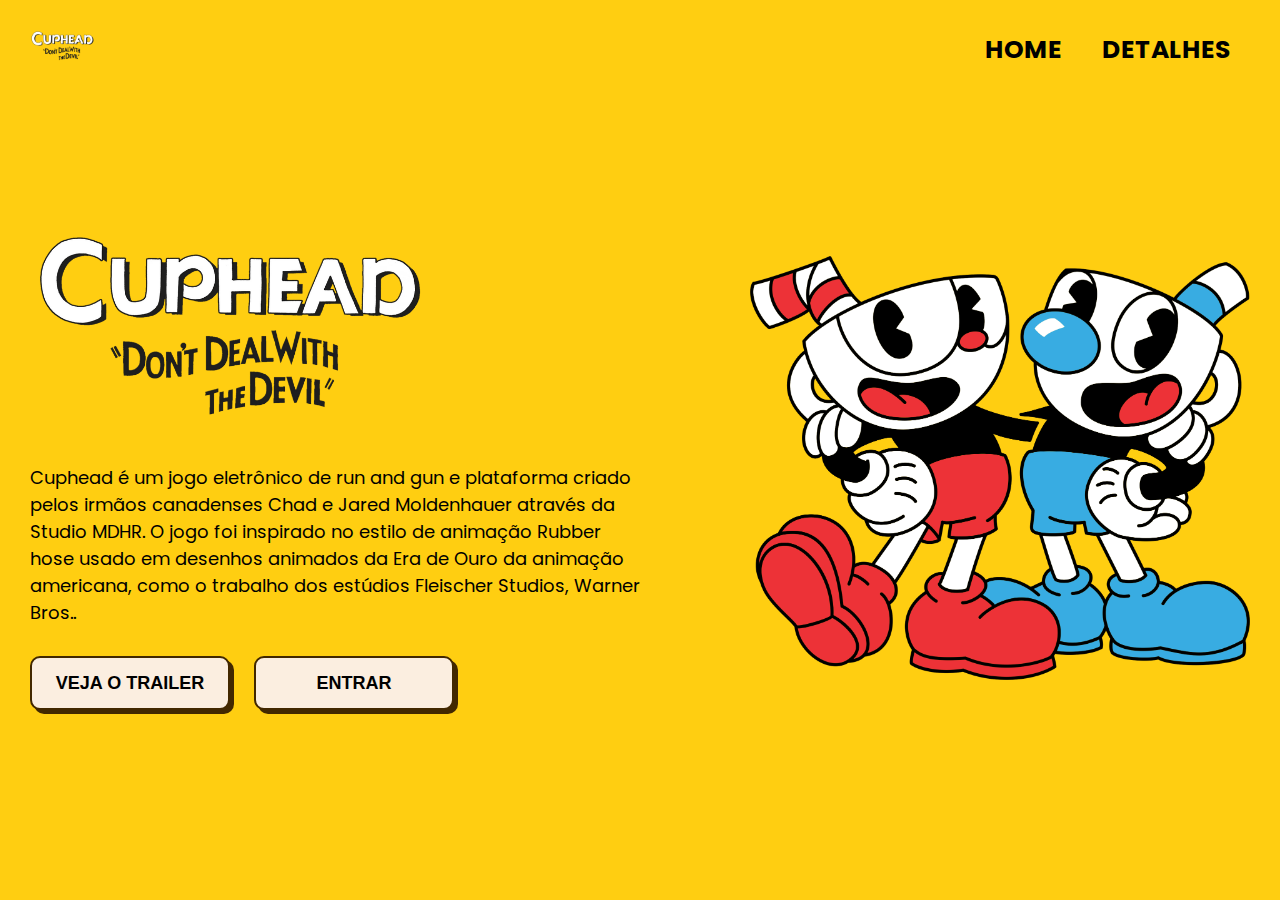
<file: index.html>
<!DOCTYPE html>
<html lang="pt-BR">
	<head>
		<meta charset="UTF-8" />
		<meta http-equiv="X-UA-Compatible" content="IE=edge" />
		<meta name="viewport" content="width=device-width, initial-scale=1.0" />

		<link rel="shortcut icon" href="https://www.google.com/s2/favicons?domain=www.cupheadgame.com" type="image/x-icon">

		<link rel="preconnect" href="https://fonts.googleapis.com"/>
		<link rel="preconnect" href="https://fonts.gstatic.com" crossorigin />
		<link href="https://fonts.googleapis.com/css2?family=Poppins:wght@100;300;500&display=swap" rel="stylesheet" />

		<link rel="stylesheet" href="style.css">
		<link rel="stylesheet" href="reset.css">
		<link rel="stylesheet" href="responsivo.css">

		<title>cuphead - start</title>

	</head>
	
	<body>


		<header class="cabecalho">
			<a href="index.html">
				<img class="logo" src="imgs/logo.png" />
			</a>
			<nav>
				<ul class="menu">
					<li><a href="#">Home</a></li>
					<li><a href="#">Detalhes</a></li>
				</ul>
			</nav>
		</header>
		<main class="container">
			<div class="informacoes">
				<img class="imagem-titulo" src="imgs/logo.png" alt="imagem do título do filme" />
				<p class="descricao">Cuphead é um jogo eletrônico de run and gun e plataforma criado pelos irmãos canadenses Chad e Jared Moldenhauer através da Studio MDHR. O jogo foi inspirado no estilo de animação Rubber hose usado em desenhos animados da Era de Ouro da animação americana, como o trabalho dos estúdios Fleischer Studios, Warner Bros..</p>
             
				<button class="botao-trailer">Veja o trailer</button>
                 
				<a href="paginabotaoentrar/page.html">
					<button  class="botao-entrar">ENTRAR</button>
				</a>
                
            
			</div>
			<img class="heads" src="imgs/Figura-Cuphead-PNG.png"/>

			<div class="modal">
				<div class="conteudo-modal">
					<span class="fechar-modal">X</span>
					<iframe id="video" width="560" height="315" src="https://www.youtube.com/embed/NN-9SQXoi50" title="Trailer oficial" frameborder="1" allow="accelerometer; autoplay; clipboard-write; encrypted-media; gyroscope; picture-in-picture" allowfullscreen></iframe>

				</div>
			</div>
		</main>

		<script src="index.js"></script>
	</body>
</html>
</file>
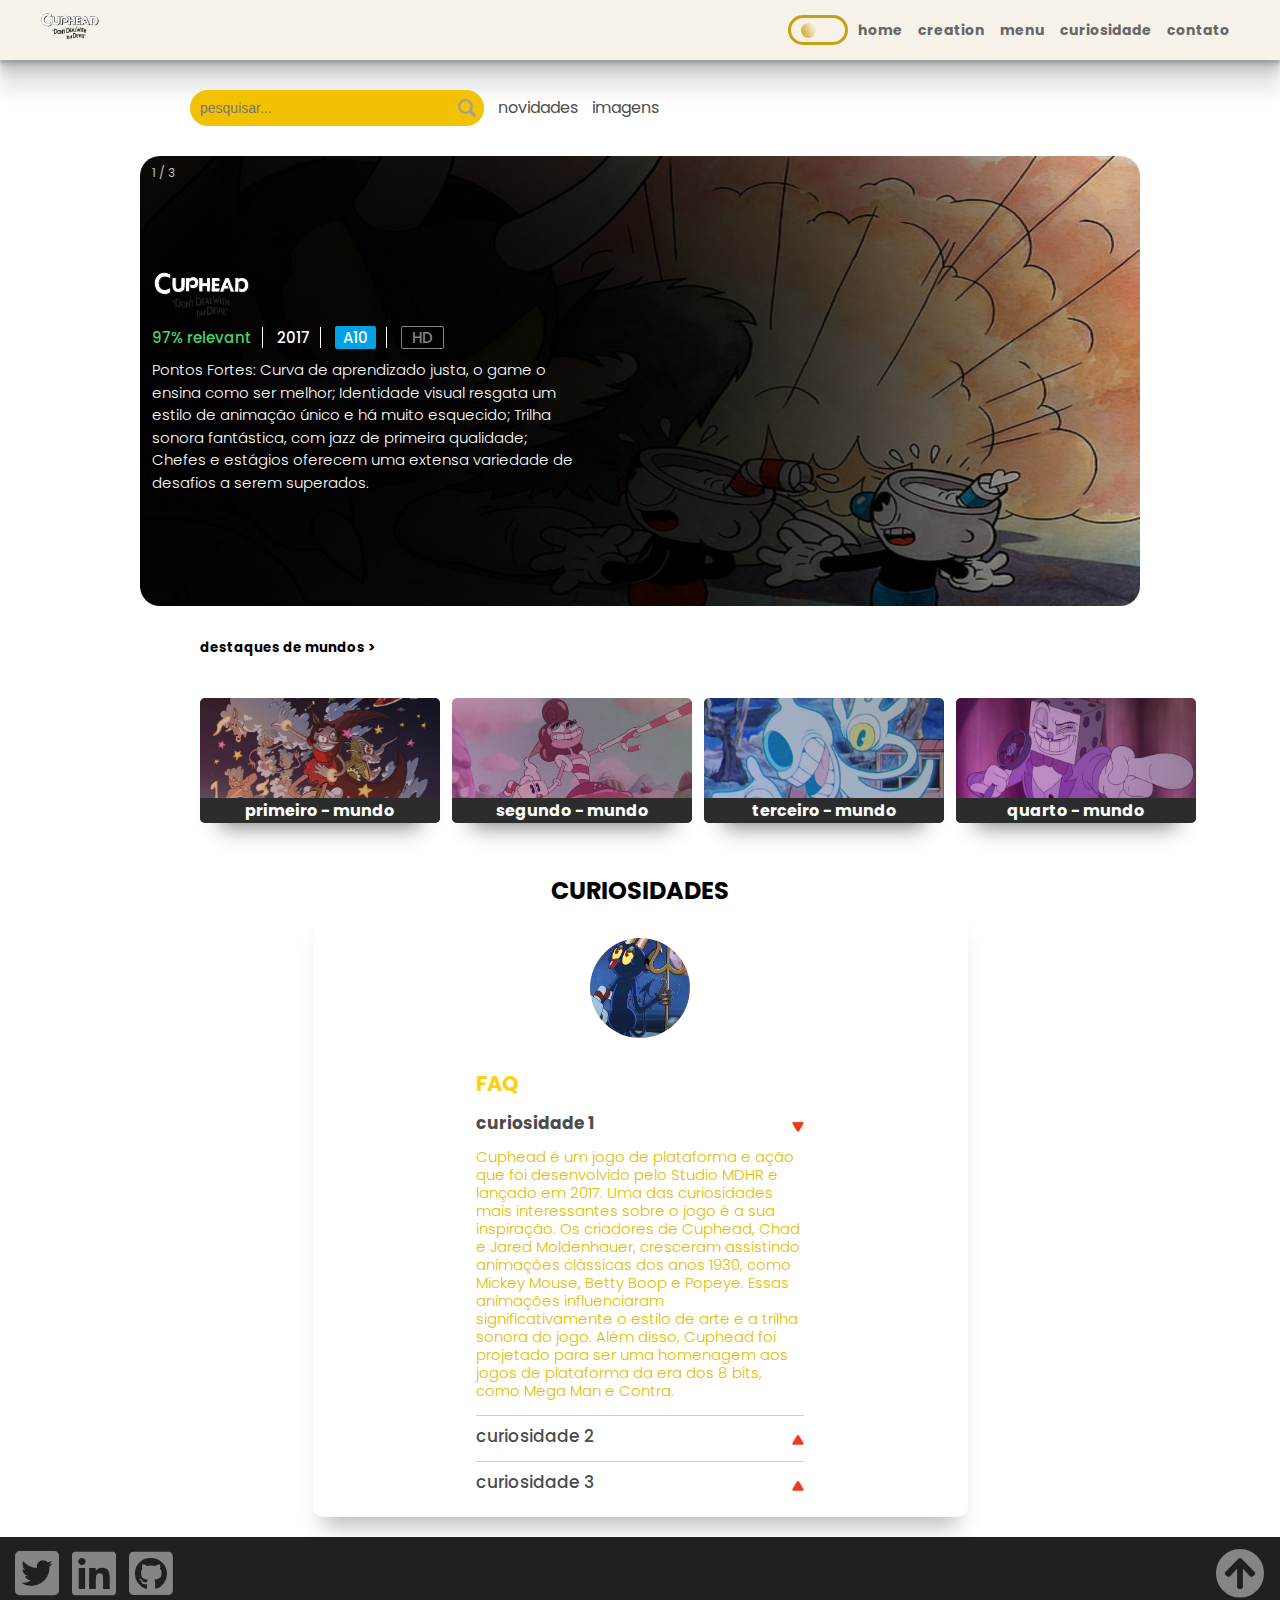
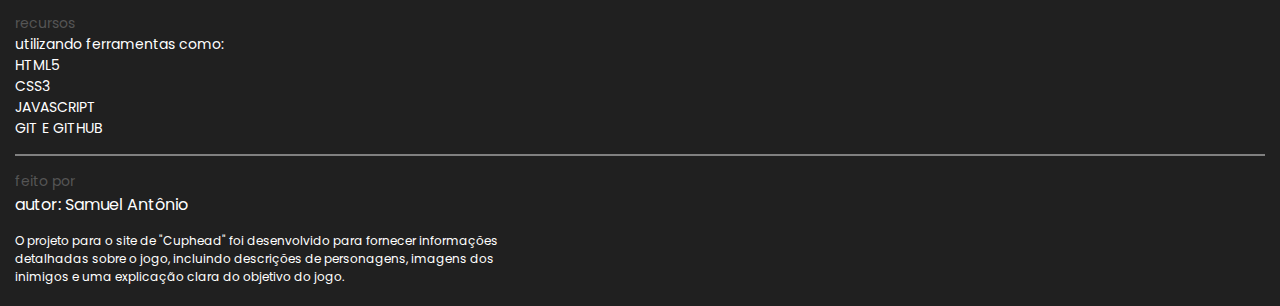
<file: paginabotaoentrar/page.html>
<!DOCTYPE html>
<html lang="en">
<head>
    <meta charset="UTF-8">
    <meta http-equiv="X-UA-Compatible" content="IE=edge">
    <meta name="viewport" content="width=device-width, initial-scale=1.0">
    <link rel="preconnect" href="https://fonts.googleapis.com" />
	<link rel="preconnect" href="https://fonts.gstatic.com" crossorigin />
	<link href="https://fonts.googleapis.com/css2?family=Poppins:wght@100;300;500&display=swap" rel="stylesheet" />

    <link rel="shortcut icon" href="https://www.google.com/s2/favicons?domain=www.cupheadgame.com" type="image/x-icon">

    <link rel="stylesheet" href="page.css">
    <link rel="stylesheet" href="header.css">
    <link rel="stylesheet" href="../reset.css">
    <link rel="stylesheet" href="pageresponsivo.css">
    

    <link rel="shortcut icon" href="../imgs/logo.png" type="image/x-icon">

    <title>cuphead | home</title>
</head>
<body>

    <header class="header" id="header">

        <div class="container">
        
            <a href="../index.html" title="cuphead">
            <img src="../imgs/logo.png" alt="logo" width="60px">

        </a>

        <nav>
  
            <input type="checkbox" id="menu-hamburguer">

            <label for="menu-hamburguer">

                <div class="menu">

                    <span class="hamburguer">

                    </span>

                </div>

            </label>

            <ul>
                
                <li><input class="trocarCor" type="checkbox" id="check">

                    <label class="check" for="check"></label></li>

                <li><a href="../index.html">home</a></li>
                <li><a href="#creation">creation</a></li>
                <li><a href="#main">menu</a></li>
                <li><a href="#curiosidade">curiosidade</a></li>
                <li><a href="#contact">contato</a></li>
                

            </ul>

        </nav>

    </div>

    </header>

  

    <main id="creation">

        <div class="adicionais">

            <div class="adicionais-organizado">
               
                <input type="search" placeholder="pesquisar..." title="Search" />
           
                <a href="#">novidades</a>
                <a href="#">imagens</a>
            </div>
        </div>
        
        <div class="slideshow-container">

            <div class="mySlides fade">
              <div class="numbertext">1 / 3</div>
              <img id="myImg" src="../imgs/imagem-total-1.jpg" style="width:100%" width="200px">
              <div class="text">
                <img src="../imgs/logo.png" class="movieTitle">
    
                <div class="centralizando">
    
                <h4>
    
                    <span>97% relevant</span>
                    <span>2017</span>
                    <span><i>A10</i></span>
                    <span>HD</span>
    
                </h4>
    
                <p>
                    Pontos Fortes: Curva de aprendizado justa, o game o ensina como ser melhor;
                    Identidade visual resgata um estilo de animação único e há muito esquecido;
                    Trilha sonora fantástica, com jazz de primeira qualidade;
                    Chefes e estágios oferecem uma extensa variedade de desafios a serem superados.
                </p>
            </div>
            </div>
            </div>
          
          
            <div class="mySlides fade">
              <div class="numbertext">2 / 3</div>
              <img id="myImg" src="../imgs/imagem-total-2.jpg"  style="width:100%" width="200px">
              <div class="text">
                <img src="../imgs/logo.png" class="movieTitle">
    
                <div class="centralizando">
    
                <h4>
    
                    <span>97% relevant</span>
                    <span>2017</span>
                    <span><i>A10</i></span>
                    <span>HD</span>
    
                </h4>
    
    
                <p>
                    Jogue como Cuphead ou Mugman (no modo single player ou co-op local) enquanto atravessa mundos estranhos, adquire novas armas, aprende super movimentos poderosos e descobre segredos ocultos enquanto tenta pagar sua dívida com o diabo!
                </p>
               </div>
              </div>
            </div>
          
            <div class="mySlides fade">
              <div class="numbertext">3 / 3</div>
              <img id="myImg" src="../imgs/imagem-total-3.jpg"  style="width:100%" width="200px">
              <div class="text">
                <img src="../imgs/logo.png" class="movieTitle">
    
                <div class="centralizando">
    
                <h4>
    
                    <span>97% relevant</span>
                    <span>2017</span>
                    <span><i>A10</i></span>
                    <span>HD</span>
    
                </h4>
    
                <p>
                    Cuphead é um clássico jogo de corrida e ação fortemente focado em batalhas contra chefes. Inspirado nos desenhos animados da década de 1930, o visual e o áudio são minuciosamente criados com as mesmas técnicas da época, ou seja, animação tradicional desenhada à mão, planos de fundo em aquarela e gravações originais de jazz.
                </p>
               </div>
              </div>
            </div>
          
        </div>

          <br>

          <div class="destaques">
            <h5>destaques de mundos ></h5>

        </div>

          <br>
 
        <div class="content" id="main">
        
        <a href="../primeiromundo/primeiromundo.html">

            <div class="card-1">

                <img class="card-img" src="../imgs/hilda.png" alt="mundo-1"> 

                <p>primeiro - mundo</p>
                </div>

        </a>      
         
        <a href="../segundomundo/segundomundo.html">
                 <div class="card-2">
                    <img class="card-img" src="../imgs/baronesa.webp" alt="mundo-2"> <p>segundo - mundo</p>
                    </div> 
                </a>

                <a href="../terceiromundo/terceiromundo.html">
                     <div class="card-3">
                        <img class="card-img" src="../imgs/fantasma.jpg" alt="mundo-3"> <p>terceiro - mundo</p>
                        </div> 
                    </a>

                    <a href="../quartomundo/quartomundo.html">

                         <div class="card-4">
                            <img class="card-img" src="../imgs/dado.jpg" alt="mundo-4"> <p> quarto - mundo</p>
                            </div>

                        </a>

        </div>

    </main>

    <h2 class="curiosidades">CURIOSIDADES</h2>

    <aside id="curiosidade">
    
        <section class="card">
          
        <div class="conteudo-card">

          <div class="img-icon">

            <img src="../imgs/devil-icon.jpg" alt="devil icon" width="100px">

          </div>

            <h1>FAQ</h1>

            <ul class="items">

                <li class="item ativo">

                    <h2 class="pergunta">

                       curiosidade 1

                    </h2>

                    <p class="resposta">

                        Cuphead é um jogo de plataforma e ação que foi desenvolvido pelo Studio MDHR e lançado em 2017. Uma das curiosidades mais interessantes sobre o jogo é a sua inspiração. Os criadores de Cuphead, Chad e Jared Moldenhauer, cresceram assistindo animações clássicas dos anos 1930, como Mickey Mouse, Betty Boop e Popeye. Essas animações influenciaram significativamente o estilo de arte e a trilha sonora do jogo. Além disso, Cuphead foi projetado para ser uma homenagem aos jogos de plataforma da era dos 8 bits, como Mega Man e Contra.

                    </p>

                </li>

                <li class="item">

                    <h2 class="pergunta">

                        curiosidade 2

                    </h2>

                    <p class="resposta">

                        Cuphead é conhecido por sua dificuldade elevada e desafiadora. Muitos jogadores lutam para passar dos primeiros níveis do jogo, e isso se deve em grande parte à sua jogabilidade única. Em vez de seguir o padrão de jogos modernos, Cuphead é um jogo de "chefão final", onde os jogadores enfrentam um chefe após o outro, em vez de percorrer fases. Além disso, a jogabilidade requer que os jogadores aprendam os padrões de ataque dos chefes e os evitem enquanto atiram neles. Isso faz com que o jogo seja uma experiência intensa e extremamente desafiadora.

                    </p>

                </li>

                <li class="item">

                    <h2 class="pergunta">

                        curiosidade 3

                    </h2>

                    <p class="resposta">

                        Os criadores de Cuphead incluíram vários Easter Eggs no jogo, que podem ser descobertos pelos jogadores que prestam atenção aos detalhes. Por exemplo, em um nível, há um personagem que se parece com Waldo, da série de livros "Onde está Wally?". Em outro nível, há um personagem que se parece com Mickey Mouse, mas com uma cor diferente. Além disso, há várias referências a outros jogos clássicos, como Sonic the Hedgehog e Super Mario Bros. Encontrar esses Easter Eggs pode ser uma tarefa difícil, mas acrescenta uma camada divertida à jogabilidade.

                    </p>

                </li>

            </ul>

        </div>

    </section>

</aside>

    <footer id="contact">

        <div class="linksEpush">

        <div class="redes">

            <a href="https://twitter.com/lopppes_end?s=09" target="_blank">

                <i class="fab fa-twitter-square"></i>
            </a>

            <a href="https://www.linkedin.com/in/samuel-ara%C3%BAjo-733a54241/" target="_blank">
                
                <i class="fab fa-linkedin"></i>
            </a>
            
            <a href="https://github.com/lopppes" target="_blank">
                
                <i class="fab fa-github-square"></i>
            </a>
   
        </div>

            <div class="subir">

                <a href="#header">
                    <i class="fas fa-arrow-circle-up"></i>
                </a>

            </div>
        
        </div>

        <div class="recursos">

            <p>recursos</p>
            <p>utilizando ferramentas como: </p>
            <li>HTML5</li>
            <li>CSS3</li>
            <li>JAVASCRIPT</li>
            <li>GIT E GITHUB</li>

        </div>

        <div class="feitopor">

            <p>feito por</p>
            <a href="https://www.linkedin.com/in/samuel-ara%C3%BAjo-733a54241/">autor: Samuel Antônio</a>

        </div>

        <div class="sobre">

            <p>
                O projeto para o site de "Cuphead" foi desenvolvido para fornecer informações detalhadas sobre o jogo, incluindo descrições de personagens, imagens dos inimigos e uma explicação clara do objetivo do jogo.
            </p>
        </div>

    </footer>

    <link rel="stylesheet" href="https://cdnjs.cloudflare.com/ajax/libs/font-awesome/5.15.4/css/all.min.css" integrity="sha512-1ycn6IcaQQ40/MKBW2W4Rhis/DbILU74C1vSrLJxCq57o941Ym01SwNsOMqvEBFlcgUa6xLiPY/NS5R+E6ztJQ==" crossorigin="anonymous" referrerpolicy="no-referrer"/>

    <script src="page.js"></script>
</body>
</html>
</file>
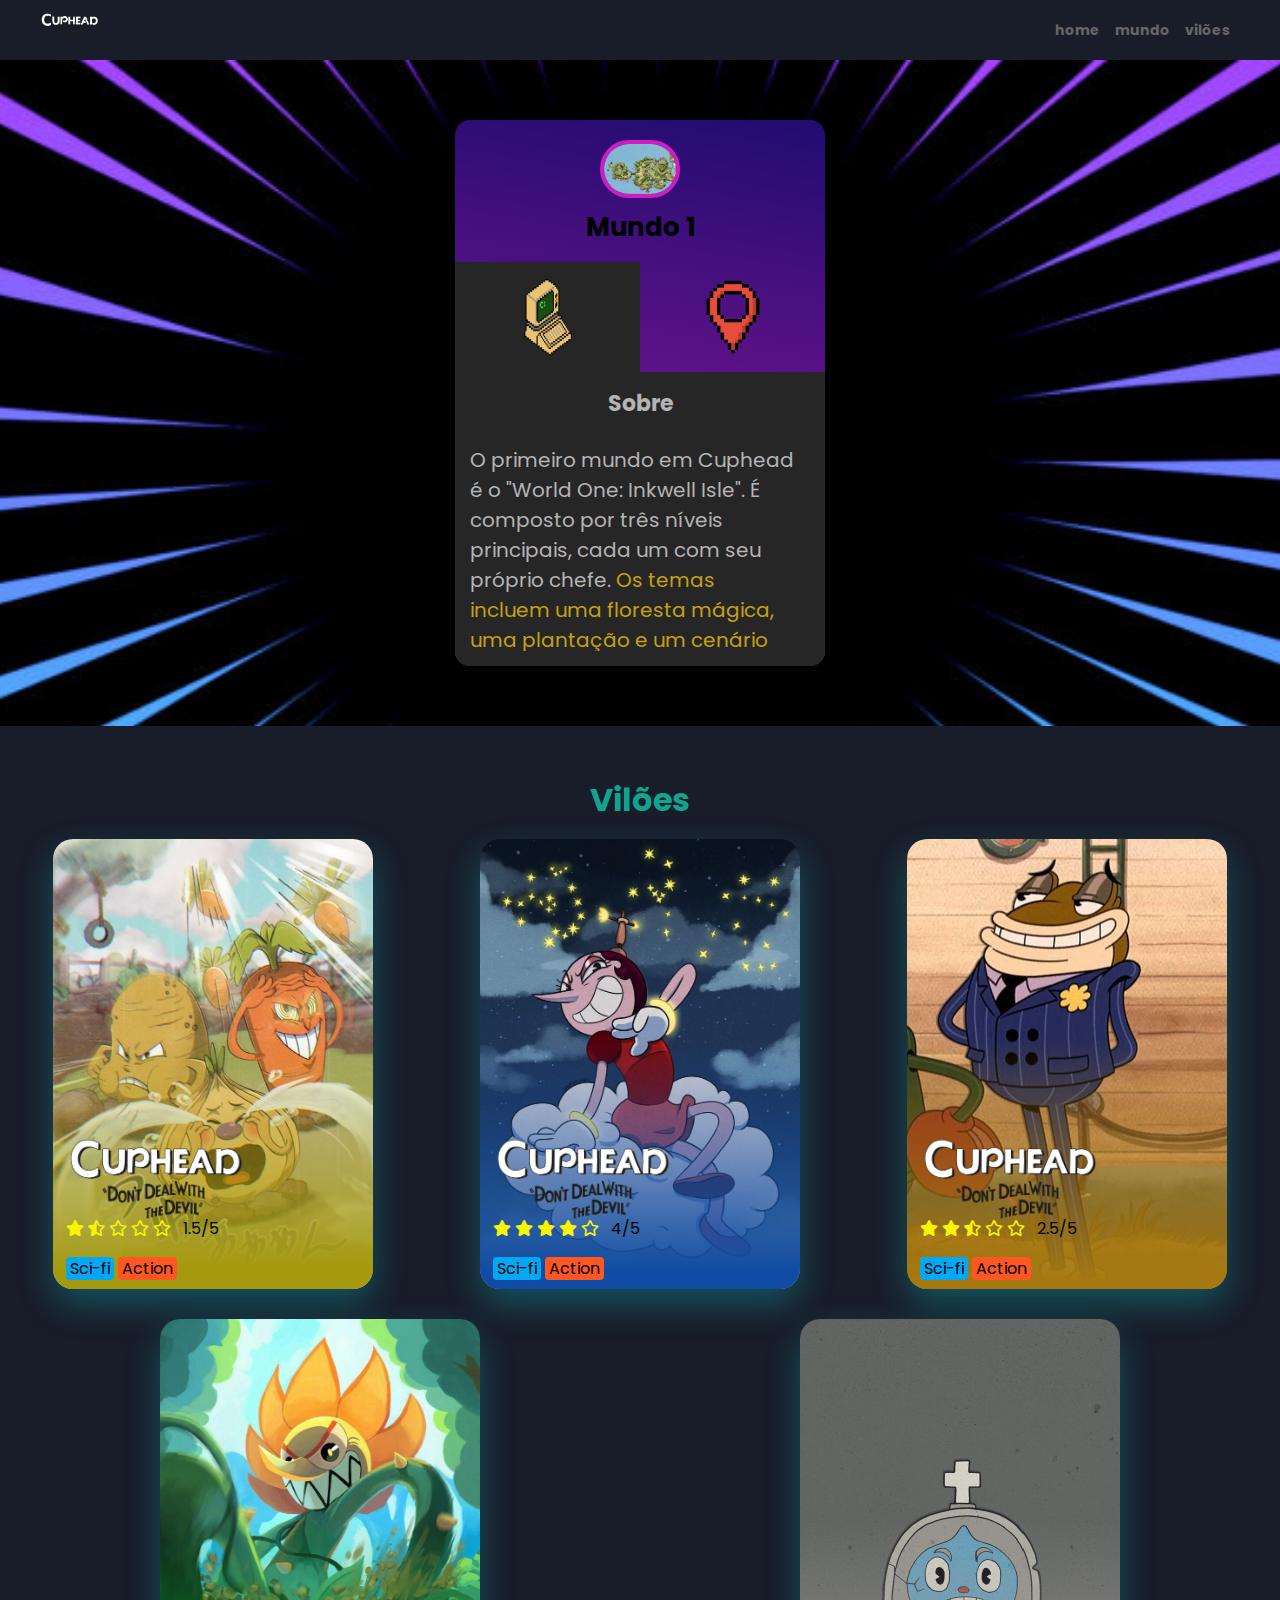
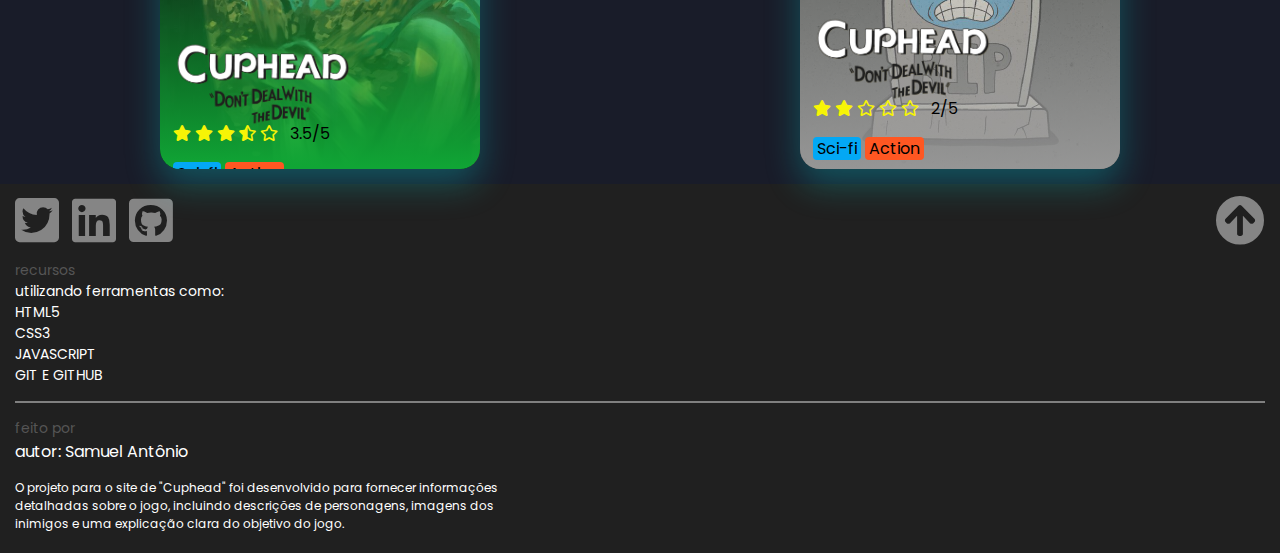
<file: primeiromundo/primeiromundo.html>
<!DOCTYPE html>
<html lang="en">
<head>
    <meta charset="UTF-8">
    <meta http-equiv="X-UA-Compatible" content="IE=edge">
    <meta name="viewport" content="width=device-width, initial-scale=1.0">
    <link rel="preconnect" href="https://fonts.googleapis.com" />
	<link rel="preconnect" href="https://fonts.gstatic.com" crossorigin />
	<link href="https://fonts.googleapis.com/css2?family=Poppins:wght@100;300;500&display=swap" rel="stylesheet" />

    <link rel="shortcut icon" href="https://www.google.com/s2/favicons?domain=www.cupheadgame.com" type="image/x-icon">

    <link rel="stylesheet" href="../reset.css">
    <link rel="stylesheet" href="./primeiromundo.css">
    <link rel="stylesheet" href="./primeiromundoresponsivo.css">


    <title>cuphead | mundo 1</title>
</head>
<body>
    
    <header class="header" id="top">

        <div class="container">
        
            <a href="../index.html" title="cuphead">
            <img src="../imgs/logo.png" alt="logo" width="60px">

        </a>

        <nav>
  
            <input type="checkbox" id="menu-hamburguer">

            <label for="menu-hamburguer">

                <div class="menu">

                    <span class="hamburguer">

                    </span>

                </div>

            </label>

            <ul>
                
                <li><a href="../index.html">home</a></li>
                <li><a href="#world">mundo</a></li>
                <li><a href="#villains">vilões</a></li>

            </ul>

        </nav>

    </div>

</header>

    <div id="world" class="secao-mundo">

<section class="cartao">

        <div class="minhas-informacoes">

            <img src="../imgs/mapa-mundo-1.jpg" alt="" width="80px">
  
          <h1 class="nome">Mundo 1</h1>
  
        </div>
  
        <div class="conteudo">
  
          <ul class="abas">
  
            <li class="aba selecionado" id="sobre-mim">
  
              <img src="../imgs/computador.png " alt="computador">
  
            </li>
  
            <li class="aba" id="minhas-redes">
  
              <img src="../imgs/map.png" alt="mapa"/>
  
            </li>
  
          </ul>
  
          <div class="informacoes-abas">
  
            <div class="informacao selecionado" id="informacao-sobre-mim">
  
              <h3 class="sub-titulo">Sobre</h3>
  
              <div class="descricao">
  
                <p>
                    O primeiro mundo em Cuphead é o "World One: Inkwell Isle". É composto por três níveis principais, cada um com seu próprio chefe.<span> Os temas incluem uma floresta mágica, uma plantação e um cenário circense.
                  </span>
                </p>
  
              </div>
  
            </div>
  
            <div class="informacao" id="informacao-minhas-redes">
  
              <h3 class="sub-titulo">mapa do mundo 1</h3>

              <div class="img-map">

                <img class="mapa" src="../imgs/mapa-mundo-1.jpg" width="340" height="200" alt="map">

              </div>
  
          </div>
  
        </div>
  
</section>

</div>
  
 <main id="villains">

        <h1>Vilões</h1>

        <div class="primeiros-cards">

        <div class="card">

            <div class="poster">

            <img src="../imgs/legumes.jpg">

            </div>

            <div class="details">

            <img class="logo" src="../imgs/logo.png">

            <div class="rating">

                <i class="fas fa-star"></i>
                <i class="fas fa-star-half-alt"></i>
                <i class="far fa-star"></i>
                <i class="far fa-star"></i>
                <i class="far fa-star"></i>
                
            <span>1.5/5</span>

            </div>

            <div class="tags">

            <span>Sci-fi</span>

            <span>Action</span>

            </div>

            <div class="info">

            <p>
            Em Cuphead, há personagens e inimigos com aparência de legumes, mas não são um tema central. Eles são principalmente elementos de design de personagens, e o jogador pode comprar uma habilidade de tiro de cenoura na loja.
            </p>

            </div>
          
            </div>

            </div>

            <div class="card">

                <div class="poster">

                <img src="../imgs/hilda-lua.jpg">

                </div>

                <div class="details">

                <img class="logo" src="../imgs/logo.png">

                <div class="rating">

                    <i class="fas fa-star"></i>
                    <i class="fas fa-star"></i>
                    <i class="fas fa-star"></i>
                    <i class="fas fa-star"></i>
                    <i class="far fa-star"></i>

                <span>4/5</span>

                </div>

                <div class="tags">

                <span>Sci-fi</span>

                <span>Action</span>

                </div>

                <div class="info">

                <p>
                Hilda Berg é uma personagem do jogo Cuphead, um dirigível com habilidades de luta aérea e ataques de fogo. Ela é a chefe do nível "Threatenin' Zeppelin" e deve ser derrotada pelos jogadores para progredir no jogo.
                </p>
                </div>
              
                </div>

                </div>

            <div class="card">

                <div class="poster">

                <img src="../imgs/sapo.jpg">

                </div>

                <div class="details">

                <img class="logo" src="../imgs/logo.png">

                <div class="rating">

                    <i class="fas fa-star"></i>
                    <i class="fas fa-star"></i>
                    <i class="fas fa-star-half-alt"></i>
                    <i class="far fa-star"></i>
                    <i class="far fa-star"></i>

                <span>2.5/5</span>

                </div>

                <div class="tags">

                <span>Sci-fi</span>

                <span>Action</span>

                </div>

                <div class="info">

                <p>
                Os sapos em Cuphead aparecem no nível "Ribby and Croaks". São os chefes desse nível e têm habilidades de luta diferentes. Eles usam ataques de boxe e bolas de fogo, respectivamente, e devem ser derrotados para progredir no jogo.
                </p>

                </div>

                </div>

                </div>

            </div>

            <div class="segundos-cards">

                <div class="card">

                    <div class="poster">

                    <img src="../imgs/planta.jpg">

                    </div>

                    <div class="details">

                    <img class="logo" src="../imgs/logo.png">

                    <div class="rating">

                        <i class="fas fa-star"></i>
                        <i class="fas fa-star"></i>
                        <i class="fas fa-star"></i>
                        <i class="fas fa-star-half-alt"></i>
                        <i class="far fa-star"></i>
                        
                    <span>3.5/5</span>

                    </div>

                    <div class="tags">

                    <span>Sci-fi</span>

                    <span>Action</span>

                    </div>

                    <div class="info">

                    <p>
                    Cactônio Spinoza é um dos chefes em Cuphead. Ele aparece no nível "Cactus Canyon" e usa seus braços de cacto para atacar o jogador. Ele pode ser derrotado com ataques bem direcionados e evasões hábeis.
                    </p>

                    </div>
                  
                    </div>

                    </div>

                    <div class="card">

                        <div class="poster">

                        <img src="../imgs/goopy.jpg">

                        </div>

                        <div class="details">

                        <img class="logo" src="../imgs/logo.png">

                        <div class="rating">

                            <i class="fas fa-star"></i>
                            <i class="fas fa-star"></i>
                            <i class="far fa-star"></i>
                            <i class="far fa-star"></i>
                            <i class="far fa-star"></i>

                        <span>2/5</span>

                        </div>

                        <div class="tags">

                        <span>Sci-fi</span>

                        <span>Action</span>

                        </div>

                        <div class="info">

                        <p>
                            Goopy le Grand é o primeiro chefe em Cuphead. Ele é uma poça de geléia com uma personalidade excêntrica e usa seus membros para atacar o jogador. Ele é relativamente fácil de vencer, mas ainda assim um desafio divertido
                        </p>

                        </div>
                      
                        </div>

                        </div>

            </div> 

</main>

<footer id="contact">

        <div class="linksEpush">

        <div class="redes">

            <a href="https://twitter.com/lopppes_end?s=09" target="_blank">
                <i class="fab fa-twitter-square"></i>
            </a>

            <a href="https://www.linkedin.com/in/samuel-ara%C3%BAjo-733a54241/" target="_blank">
                <i class="fab fa-linkedin"></i>
            </a>
            
            <a href="https://github.com/lopppes" target="_blank">
                <i class="fab fa-github-square"></i>
            </a>
            
 </div>

            <div class="subir">

                <a href="#top">
                    <i class="fas fa-arrow-circle-up"></i>
                </a>

            </div>
        
        </div>

        <div class="recursos">

            <p>recursos</p>
            <p>utilizando ferramentas como: </p>
            <li>HTML5</li>
            <li>CSS3</li>
            <li>JAVASCRIPT</li>
            <li>GIT E GITHUB</li>

        </div>

        <div class="feitopor">

            <p>feito por</p>

            <a href="https://www.linkedin.com/in/samuel-ara%C3%BAjo-733a54241/">autor: Samuel Antônio</a>

        </div>

        <div class="sobre">
            <p>
                O projeto para o site de "Cuphead" foi desenvolvido para fornecer informações detalhadas sobre o jogo, incluindo descrições de personagens, imagens dos inimigos e uma explicação clara do objetivo do jogo.
            </p>
        </div>
  
</footer>

<link rel="stylesheet" href="https://cdnjs.cloudflare.com/ajax/libs/font-awesome/5.15.4/css/all.min.css" integrity="sha512-1ycn6IcaQQ40/MKBW2W4Rhis/DbILU74C1vSrLJxCq57o941Ym01SwNsOMqvEBFlcgUa6xLiPY/NS5R+E6ztJQ==" crossorigin="anonymous" referrerpolicy="no-referrer"/>

     <script src="primeiromundo.js"></script>



    
</body>
</html>
</file>
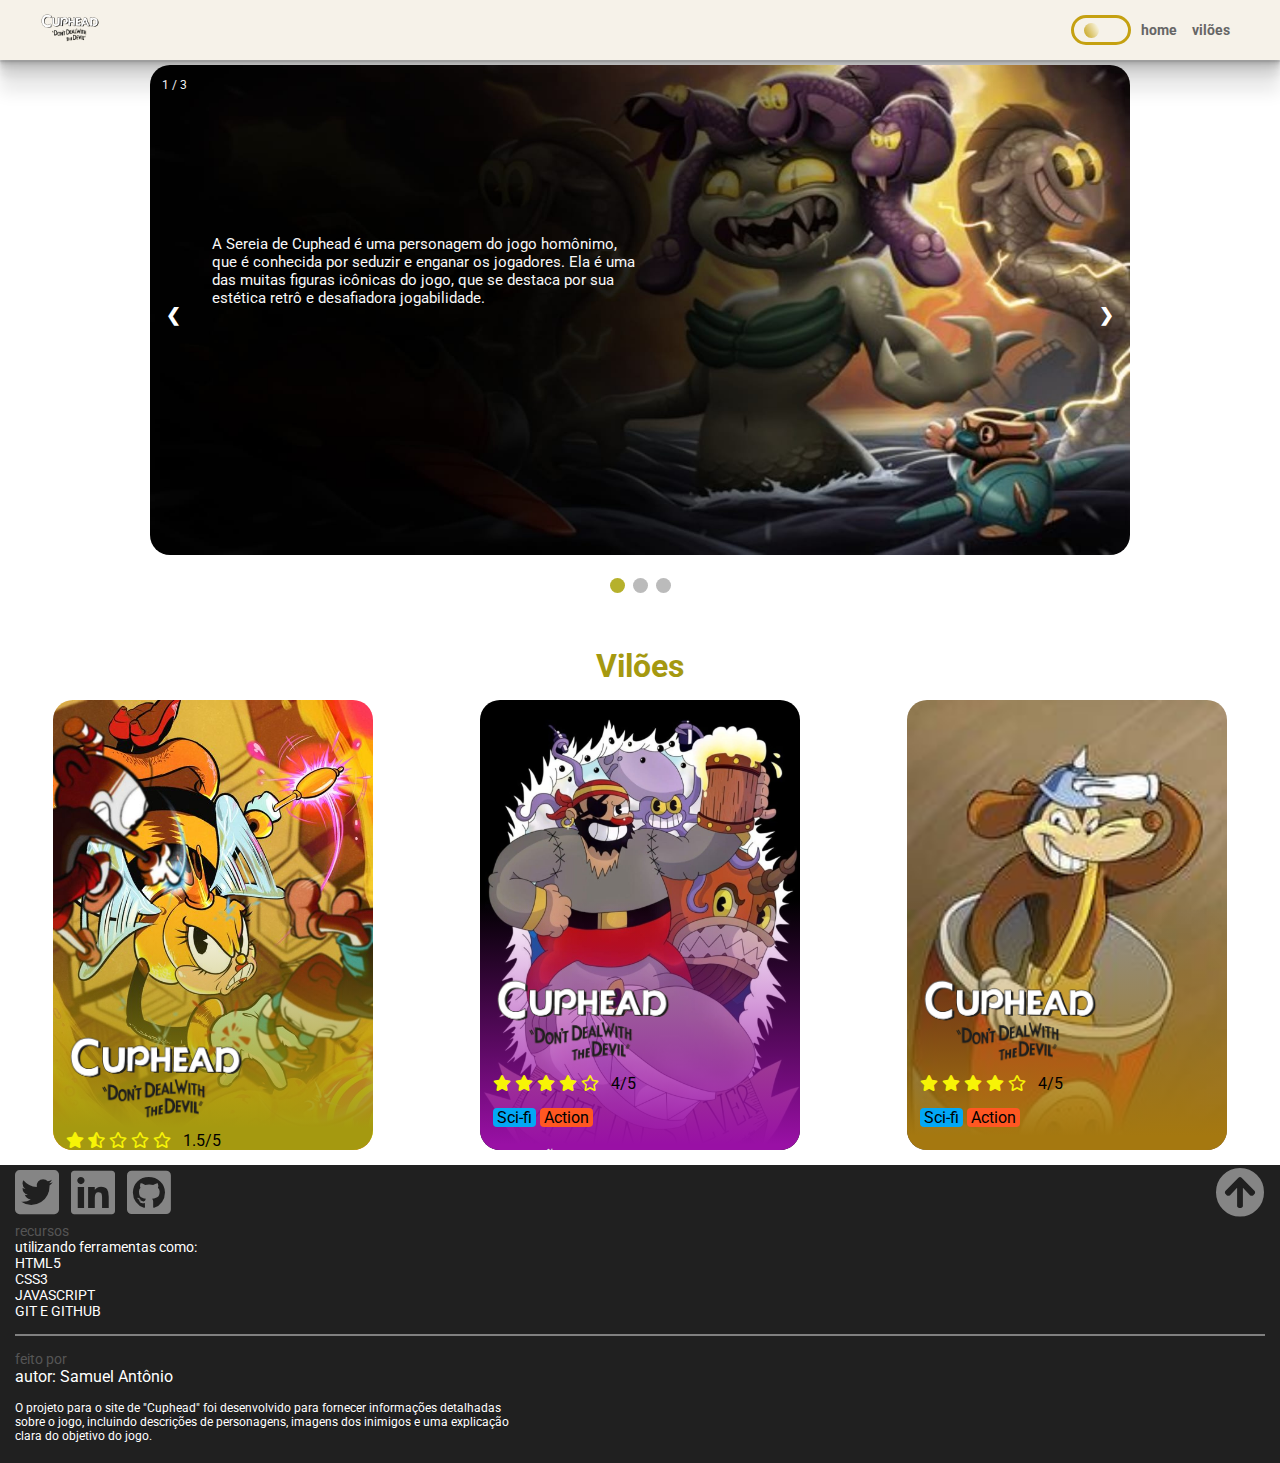
<file: terceiromundo/terceiromundo.html>
<!DOCTYPE html>
<html lang="en">
<head>
    <meta charset="UTF-8">
    <meta http-equiv="X-UA-Compatible" content="IE=edge">
    <meta name="viewport" content="width=device-width, initial-scale=1.0">
    <link rel="preconnect" href="https://fonts.googleapis.com" />
	<link rel="preconnect" href="https://fonts.gstatic.com" crossorigin />
	
    <link href="https://fonts.googleapis.com/css2?family=Roboto:ital,wght@0,100;0,400;0,500;0,700;0,900;1,700&display=swap" rel="stylesheet">

    <link rel="shortcut icon" href="https://www.google.com/s2/favicons?domain=www.cupheadgame.com" type="image/x-icon">

    <link rel="stylesheet" href="../reset.css">
    <link rel="stylesheet" href="./terceiromundo.css">
    <link rel="stylesheet" href="./terceiromundoresponsivo.css">


    <title>cuphead | home</title>
</head>
<body>

    <header class="header" id="header">

        <div class="container">
        
            <a href="../index.html" title="cuphead">
            <img src="../imgs/logo.png" alt="logo" width="60px">

        </a>

        <nav>
  
            <input type="checkbox" id="menu-hamburguer">

            <label for="menu-hamburguer">

                <div class="menu">

                    <span class="hamburguer">

                    </span>

                </div>

            </label>

            <ul>
                
                <li><input class="trocarCor" type="checkbox" id="check">

                    <label class="check" for="check"></label></li>

                <li><a href="../index.html">home</a></li>
                <li><a href="#vilões">vilões</a></li>

            </ul>

        </nav>

    </div>

    </header>

    <div class="slideshow-container">

        
        <div class="mySlides fade">
          <div class="numbertext">1 / 3</div>
          <img src="../imgs/cala-maria.jpg" style="width:100%">
          <div class="text">A Sereia de Cuphead é uma personagem do jogo homônimo, que é conhecida por seduzir e enganar os jogadores. Ela é uma das muitas figuras icônicas do jogo, que se destaca por sua estética retrô e desafiadora jogabilidade.</div>
        </div>
      
        <div class="mySlides fade">
          <div class="numbertext">2 / 3</div>
          <img src="../imgs/robo.jpg" style="width:100%">
          <div class="text">O Robô Gigante de Cuphead é um dos chefes mais desafiadores do jogo. Ele é controlado por Dr. Kahl e possui várias armas mortais, tornando a luta uma batalha épica.</div>
        </div>
      
        <div class="mySlides fade">
          <div class="numbertext">3 / 3</div>
          <img src="../imgs/trem.jpg" style="width:100%">
          <div class="text">O Trem Fantasma de Cuphead é um nível icônico do jogo, apresentando uma emocionante perseguição de trem com diversos inimigos e obstáculos. O cenário e trilha sonora retrô acrescentam ao charme do desafio.</div>
        </div>
      
        
        <a class="prev" onclick="plusSlides(-1)">&#10094;</a>
        <a class="next" onclick="plusSlides(1)">&#10095;</a>
      </div>
      <br>
      
      
      <div style="text-align:center">
        <span class="dot" onclick="currentSlide(1)"></span>
        <span class="dot" onclick="currentSlide(2)"></span>
        <span class="dot" onclick="currentSlide(3)"></span>
      </div>

     
 <main id="vilões">

    <h1>Vilões</h1>

    <div class="primeiros-cards">

    <div class="card">

        <div class="poster">

        <img src="../imgs/abelia.jpg">

        </div>

        <div class="details">

        <img class="logo" src="../imgs/logo.png">

        <div class="rating">

            <i class="fas fa-star"></i>
            <i class="fas fa-star-half-alt"></i>
            <i class="far fa-star"></i>
            <i class="far fa-star"></i>
            <i class="far fa-star"></i>
            
        <span>1.5/5</span>

        </div>

        <div class="tags">

        <span>Sci-fi</span>

        <span>Action</span>

        </div>

        <div class="info">

        <p>
            Em Cuphead, a personagem abelha se chama "Baroness Von Bon Bon". Ela é uma das chefes do jogo e luta com diversos doces e guloseimas, representando a temática de Candy Land. Os jogadores precisam derrotá-la para progredir no jogo.
        </p>

        </div>
      
        </div>

        </div>

        <div class="card">

            <div class="poster">

            <img src="../imgs/capitao.jpg">

            </div>

            <div class="details">

            <img class="logo" src="../imgs/logo.png">

            <div class="rating">

                <i class="fas fa-star"></i>
                <i class="fas fa-star"></i>
                <i class="fas fa-star"></i>
                <i class="fas fa-star"></i>
                <i class="far fa-star"></i>

            <span>4/5</span>

            </div>

            <div class="tags">

            <span>Sci-fi</span>

            <span>Action</span>

            </div>

            <div class="info">

            <p>
                O Capitão Pirata é um dos chefes do jogo Cuphead. Ele é encontrado no mundo "Inkwell Isle Two" e luta em seu navio com ataques de canhões e espadas. Para derrotá-lo, os jogadores precisam navegar em um pequeno barco e atirar em seu navio até que ele seja derrotado. O Capitão Pirata é um dos muitos desafios difíceis que os jogadores enfrentam em Cuphead.
            </p>
            </div>
          
            </div>

            </div>

            <div class="card">

                <div class="poster">
    
                <img src="../imgs/rato-real.jpg">
    
                </div>
    
                <div class="details">
    
                <img class="logo" src="../imgs/logo.png">
    
                <div class="rating">
    
                    <i class="fas fa-star"></i>
                    <i class="fas fa-star"></i>
                    <i class="fas fa-star"></i>
                    <i class="fas fa-star"></i>
                    <i class="far fa-star"></i>
    
                <span>4/5</span>
    
                </div>
    
                <div class="tags">
    
                <span>Sci-fi</span>
    
                <span>Action</span>
    
                </div>
    
                <div class="info">
    
                <p>
                    O Rato é um personagem coadjuvante em Cuphead. Ele é encontrado no mundo "Inkwell Isle One" e ajuda os jogadores a progredir através de sua loja de upgrades. O Rato é conhecido por sua voz única e irritante, mas é um personagem importante para os jogadores que precisam melhorar suas habilidades para enfrentar os desafios cada vez mais difíceis do jogo.
                </p>
                </div>
              
                </div>
    
                </div>

        

        </main>

    <footer id="contact">
        <div class="linksEpush">

        <div class="redes">

            <a href="https://twitter.com/lopppes_end?s=09" target="_blank">
                <i class="fab fa-twitter-square"></i>
            </a>

            <a href="https://www.linkedin.com/in/samuel-ara%C3%BAjo-733a54241/" target="_blank">
                <i class="fab fa-linkedin"></i>
            </a>
            
            <a href="https://github.com/lopppes" target="_blank">
                <i class="fab fa-github-square"></i>
            </a>
            
            
             
        </div>

            <div class="subir">

                <a href="#header">
                    <i class="fas fa-arrow-circle-up"></i>
                </a>

               

            </div>
        
        </div>
        <div class="recursos">
            <p>recursos</p>
            <p>utilizando ferramentas como: </p>
            <li>HTML5</li>
            <li>CSS3</li>
            <li>JAVASCRIPT</li>
            <li>GIT E GITHUB</li>

        </div>
        <div class="feitopor">
            <p>feito por</p>
            <a href="https://www.linkedin.com/in/samuel-ara%C3%BAjo-733a54241/">autor: Samuel Antônio</a>

        </div>

        <div class="sobre">
            <p>
                O projeto para o site de "Cuphead" foi desenvolvido para fornecer informações detalhadas sobre o jogo, incluindo descrições de personagens, imagens dos inimigos e uma explicação clara do objetivo do jogo.
            </p>
        </div>

        
        
    </footer>

    <script src="./terceiromundo.js"></script>

    <link rel="stylesheet" href="https://cdnjs.cloudflare.com/ajax/libs/font-awesome/5.15.4/css/all.min.css" integrity="sha512-1ycn6IcaQQ40/MKBW2W4Rhis/DbILU74C1vSrLJxCq57o941Ym01SwNsOMqvEBFlcgUa6xLiPY/NS5R+E6ztJQ==" crossorigin="anonymous" referrerpolicy="no-referrer"/>

</body>
</html>
</file>
<file: style.css>
body {
    font-family: 'Poppins';
    background-color: #ffce11;
    
}

.cabecalho {
    display: flex;
    justify-content: space-between;
    padding: 30px;
    max-width: 1440px;
    margin: 0 auto;
}

.cabecalho .logo {
    width: 65px;
}

.cabecalho .menu{
    display: flex;
    align-items: center;
    height: 100%;
}

.cabecalho nav li a {
    font-weight: bold;
    color: #000;
    font-size: 25px;
    padding: 10px 20px;
    border-radius: 50px;
    transition: 0.2s;
    text-transform: uppercase;
    
}

.cabecalho nav li a:hover {
    background-color: #38ace2;
    
}

.container {
    max-width: 1440px;
    margin: 0 auto;
    display: flex;
    align-items: center;
    height: calc(100vh - 132px);
    padding: 0 30px 30px;
}

.container .imagem-titulo {
    max-width: 400px;
}

.container .descricao {
    color: #000;
    width: 85%;
    font-size: 18px;
    margin: 30px 0;
}
.botao-trailer, .botao-entrar {
  background-color: #fbeee0;
  border: 2px solid #422800;
  border-radius: 10px;
  box-shadow: #422800 4px 4px 0 0;
  color: #000000;
  cursor: pointer;
  display: inline-block;
  font-weight: 600;
  font-size: 18px;
  padding: 0 18px;
  line-height: 50px;
  text-align: center;
  text-decoration: none;
  user-select: none;
  -webkit-user-select: none;
  touch-action: manipulation;
  margin-right: 20px;
  text-transform: uppercase;
  width: 200px;
  

}

.botao-trailer:hover, .botao-entrar:hover {
  background-color: #fff;
}

.botao-trailer:active, .botao-entrar:active {
  box-shadow: #422800 2px 2px 0 0;
  transform: translate(2px, 2px);
}


.fundo-video {
    position: absolute;
    z-index: -1;
    width: 100vw;
    height: 100vh;
    overflow: hidden;
    display: flex;
    justify-content: center;
}
.heads{
    max-width: 500px;
}

.modal {
    position: fixed;
    width: 100vw;
    height: 100vh;
    top: 0;
    left: 0;
    background-color: rgba(52, 52, 50, 0.749);
    opacity: 0;
    visibility: hidden;
}

.conteudo-modal {
    display: flex;
    justify-content: center;
    align-items: center;
    flex-direction: column;
    height: 100vh;
    border-radius: 5px;
    gap: 15px;
}

.fechar-modal {
    background-color: #ffffff;
    color: #ffce11;
    font-weight: bold;
    font-size: 20px;
    width: 40px;
    text-align: center;
    cursor: pointer;
    border-radius: 10px;
}

.modal iframe {
    border-width: 0;
    width: 640px;
    height: 360px;
}

.modal.aberto {
    opacity: 1;
    visibility: visible;
    backdrop-filter: blur(5px);
}
</file>
<file: responsivo.css>
@media (max-width: 1200px) {
    .fundo-video {
        display: none;
    }

    .container {
        flex-wrap: wrap;
        justify-content: center;
        height: auto;
        gap: 30px;
    }

    .container .heads {
        max-width: 50%;
    }

    .container .informacoes {
        display: flex;
        align-items: center;
        flex-direction: column;
    }

    .container .descricao {
        text-align: center;
    }

    .botao-trailer, .botao-entrar {
       
        margin-right: 0px;
        margin-bottom: 20px;
    }
}

@media (max-width: 500px) {
    .cabecalho {
        flex-wrap: wrap;
        justify-content: center;
        gap: 10px;
    }
.container .imagem-titulo {
    max-width: 200px;
}
    

    .modal .fechar-modal {
        width: 30px;
        line-height: 30px;
    }

    .modal #video {
        width: 300px;
        height: 169px;
    }
}

@media (max-width: 376px) {
    .modal #video {
        width: 250px;
        height: 140px;
    }
}
</file>
<file: paginabotaoentrar/page.css>
* {
    scrollbar-width: thin;
    scrollbar-color: #c5a111 #070d12;
  }
  
  *::-webkit-scrollbar {
    width: 14px;
  }
  
  *::-webkit-scrollbar-track {
    background: #070d12;
  }
  
  *::-webkit-scrollbar-thumb {
    background-color: #c5a111;
    border-radius: 20px;
    border: 3px solid #070d12;
  }
  body {
      font-family: 'Poppins';
     
      
  }
  main{
    margin-left: 100px;
    margin-right: 100px;
  }
  .adicionais{
      display: flex;
      justify-content: flex-start;
      align-items: center;
      margin-top: 30px;
      margin-bottom: 30px;
      margin-left: 90px;
      
  }
   
  input {
      background-image: url('data:image/svg+xml;charset=US-ASCII,%3C%3Fxml%20version%3D%221.0%22%20encoding%3D%22utf-8%22%3F%3E%0D%0A%3C%21--%20Generator%3A%20Adobe%20Illustrator%2017.0.0%2C%20SVG%20Export%20Plug-In%20.%20SVG%20Version%3A%206.00%20Build%200%29%20%20--%3E%0D%0A%3C%21DOCTYPE%20svg%20PUBLIC%20%22-//W3C//DTD%20SVG%201.1//EN%22%20%22http%3A//www.w3.org/Graphics/SVG/1.1/DTD/svg11.dtd%22%3E%0D%0A%3Csvg%20version%3D%221.1%22%20id%3D%22icons%22%20xmlns%3D%22http%3A//www.w3.org/2000/svg%22%20xmlns%3Axlink%3D%22http%3A//www.w3.org/1999/xlink%22%20x%3D%220px%22%20y%3D%220px%22%0D%0A%09%20width%3D%2218px%22%20height%3D%2217.8px%22%20viewBox%3D%220%200%2018%2017.8%22%20style%3D%22enable-background%3Anew%200%200%2018%2017.8%3B%22%20xml%3Aspace%3D%22preserve%22%3E%0D%0A%3Cstyle%20type%3D%22text/css%22%3E%0D%0A%09.st0%7Bfill%3A%239F9E9F%3B%7D%0D%0A%3C/style%3E%0D%0A%3Cpath%20class%3D%22st0%22%20d%3D%22M17.4%2C15.1l-3.8-3.8c0.7-1.1%2C1.2-2.5%2C1.2-3.9c0-4-3.3-7.3-7.3-7.3c-4%2C0-7.3%2C3.3-7.3%2C7.3c0%2C4%2C3.3%2C7.3%2C7.3%2C7.3%0D%0A%09c1.4%2C0%2C2.8-0.4%2C3.9-1.2l3.8%2C3.8c0.3%2C0.3%2C0.7%2C0.5%2C1.1%2C0.5c0.4%2C0%2C0.8-0.2%2C1.1-0.5C18%2C16.7%2C18%2C15.7%2C17.4%2C15.1z%20M2.2%2C7.4%0D%0A%09c0-2.9%2C2.3-5.2%2C5.2-5.2c2.9%2C0%2C5.2%2C2.3%2C5.2%2C5.2c0%2C2.9-2.3%2C5.2-5.2%2C5.2C4.6%2C12.6%2C2.2%2C10.2%2C2.2%2C7.4z%22/%3E%0D%0A%3C/svg%3E%0D%0A');
   
      background-position: 97% 50%;
      background-repeat: no-repeat;
    background-color: #f2c201;
    border: none;
      font-weight: 300;
    font-size: .875em;
      padding: 10px 10px 10px 10px;
      position: relative;
      transition: .3s all ease-out;
    width: 21em;
    outline: none;
    border-radius: 20px;
  
  
  }
  input:focus {
          background-position: 5% 50%;
      color: rgb(0, 0, 0);
          padding: 10px 10px 10px 38px;
          transition: .3s all ease-out;
      box-shadow: 0 0 25px 0 
     rgb(220, 203, 20), 0 20px 25px 0
      rgba(0, 0, 0, 0.2);
  }
  input::-webkit-search-cancel-button{
    color: #070d12;
  }
  .adicionais-organizado > a{
    color: #4e4e4e;
    margin-left: 10px;
  
  }
  .adicionais-organizado > a:hover{
    color: #9c9c9c;
  }
  .slideshow-container {
      max-width: 1000px;
      position: relative;
      margin: auto;
    
      
    }
    .mySlides {
      display: none;
      
     
    }
   
    .text {
      color: #1f1f1f;
      font-size: 15px;
      padding: 8px 12px;
      position: absolute;
      bottom: 8px;
      width: 45%;
      height: 75%;
      align-items: center;
      justify-content: center;
     
  
    }
    
    .numbertext {
      color: #c0c0c0;
      font-size: 12px;
      padding: 8px 12px;
      position: absolute;
      top: 0;
    }
   
  .fade {
      animation-name: fade;
      animation-duration: 1.5s;
      
    }
  
  .mySlides > img{
    border-radius: 20px;
    height: 450px;
   
  }
    
    @keyframes fade {
      from {opacity: .4}
      to {opacity: 1}
    }
    .content{
      display: flex;
      justify-content: space-around;
      margin-left: 100px;
      margin-right: 100px;
      gap: 12px;
      margin-bottom: 50px;
      
  }
  .card-1{
      margin-top: 15px;
      display: flex;
      justify-content: flex-end;
      align-items: center;
      flex-direction: column;
      border-radius: 5px;
      overflow: hidden;
      position: relative;
      cursor: pointer;
      height: 125px;
      width: 240px;
      box-shadow: rgba(0, 0, 0, 0.45) 0px 25px 20px -20px;
  
  }
  .card-1:before{
      content:'';
      position: absolute;
      left: 0;
      top: 0;
      right:0;
      bottom: 0;
      background: linear-gradient(220.55deg, #252627 0%, #aa422b 100%);
      opacity: 0.4;
      transition: all 0.35s ease 0ms;
      border-radius: 5px;
      z-index: 1;
  
  }
  .card-img{
      position: absolute;
      object-fit: cover;
      height: 100%;
      width: 100%;
      top: 0;
      left:0;
      right: 0;
      z-index:0;
      transition: transform 250ms ease 0ms;
      
  }
  .card-1:hover:before{
      opacity: 0.7;
  
  }
  .card-1:hover .card-img{
      transform: scale(1.1);
  
  }
  .card-1 p{
      color: rgb(255, 255, 255);
      background-color: #2b2d2c;
      width: 100%;
      z-index: 2;
      font-weight: 700;
      text-align: center;
  
  }
  .card-2{
      margin-top: 15px;
      display: flex;
      justify-content: flex-end;
      align-items: center;
      flex-direction: column;
      border-radius: 5px;
      overflow: hidden;
      position: relative;
      cursor: pointer;
      height: 125px;
      width: 240px;
      box-shadow: rgba(0, 0, 0, 0.45) 0px 25px 20px -20px;
  
  }
  .card-2:before{
      content:'';
      position: absolute;
      left: 0;
      top: 0;
      right:0;
      bottom: 0;
      background: linear-gradient(220.55deg, #252627 0%, #b831b1 100%);
      opacity: 0.4;
      transition: all 0.35s ease 0ms;
      border-radius: 5px;
      z-index: 1;
  
  }
  .card-2:hover:before{
      opacity: 0.7;
  
  }
  .card-2:hover .card-img{
      transform: scale(1.1);
  
  }
  .card-2 p{
      color: rgb(255, 255, 255);
      background-color: #2b2d2c;
      width: 100%;
      z-index: 2;
      font-weight: 700;
      text-align: center;
  
  }
  .card-3{
      margin-top: 15px;
      display: flex;
      justify-content: flex-end;
      align-items: center;
      flex-direction: column;
      border-radius: 5px;
      overflow: hidden;
      position: relative;
      cursor: pointer;
      height: 125px;
      width: 240px;
      box-shadow: rgba(0, 0, 0, 0.45) 0px 25px 20px -20px;
  
  }
  .card-3:before{
      content:'';
      position: absolute;
      left: 0;
      top: 0;
      right:0;
      bottom: 0;
      background: linear-gradient(220.55deg, #252627 0%, #2f4ab3 100%);
      opacity: 0.4;
      transition: all 0.35s ease 0ms;
      border-radius: 5px;
      z-index: 1;
  
  }
  .card-3:hover:before{
      opacity: 0.7;
  
  }
  .card-3:hover .card-img{
      transform: scale(1.1);
  
  }
  .card-3 p{
      color: rgb(255, 255, 255);
      background-color: #2b2d2c;
      width: 100%;
      z-index: 2;
      font-weight: 700;
      text-align: center;
  
  }
  .card-4{
      margin-top: 15px;
      display: flex;
      justify-content: flex-end;
      align-items: center;
      flex-direction: column;
      border-radius: 5px;
      overflow: hidden;
      position: relative;
      cursor: pointer;
      height: 125px;
      width: 240px;
      box-shadow: rgba(0, 0, 0, 0.45) 0px 25px 20px -20px;
  
  }
  .card-4:before{
      content:'';
      position: absolute;
      left: 0;
      top: 0;
      right:0;
      bottom: 0;
      background: linear-gradient(220.55deg, #252627 0%, #b60ec5 100%);
      opacity: 0.4;
      transition: all 0.35s ease 0ms;
      border-radius: 5px;
      z-index: 1;
  
  }
  .card-4:hover:before{
      opacity: 0.7;
  
  }
  .card-4:hover .card-img{
      transform: scale(1.1);
  
  }
  .card-4 p{
      color: rgb(255, 255, 255);
      background-color: #2b2d2c;
      width: 100%;
      z-index: 2;
      font-weight: 700;
      text-align: center;
  
  }
  .card-5{
      margin-top: 15px;
      display: flex;
      justify-content: flex-end;
      align-items: center;
      flex-direction: column;
      border-radius: 5px;
      overflow: hidden;
      position: relative;
      cursor: pointer;
      height: 125px;
      width: 240px;
      box-shadow: rgba(0, 0, 0, 0.45) 0px 25px 20px -20px;
  
  }
  .card-5:before{
      content:'';
      position: absolute;
      left: 0;
      top: 0;
      right:0;
      bottom: 0;
      background: linear-gradient(220.55deg, #252627 0%, #e19f10 100%);
      opacity: 0.4;
      transition: all 0.35s ease 0ms;
      border-radius: 5px;
      z-index: 1;
  
  }
  .card-5:hover:before{
      opacity: 0.7;
  
  }
  .card-5:hover .card-img{
      transform: scale(1.1);
  
  }
  .card-5 p{
      color: rgb(255, 255, 255);
      background-color: #2b2d2c;
      width: 100%;
      z-index: 2;
      font-weight: 700;
      text-align: center;
  
  }
  .text > img{
    max-width: 100px;
  }
  
  h4 {
    color: #fff;
    font-weight: 500;
  
  }
  h4 span {
    padding: 0 10px;
    border-right: 1px solid #fff;
    
  }
  h4 span:first-child {
    padding-left: 0;
    color: #46d369;
  
  }
  
  h4 span:last-child {
    border-right: none;
  
  }
  
  h4 span i {
    background: #00a2e5;
    color: #fff;
    padding: 0 8px;
    display: inline-block;
    font-style: normal;
    border-radius: 2px;
  
  }
  h4 span:last-child{
    border: 1px solid #858585;
    margin: 0 10px;
    color: #858585;
    border-radius: 2px;
  
  }
  .centralizando p {
    font-size: 1em;
    font-weight: 300;
    line-height: 1.5em;
    color: #fff;
    margin: 10px 0 20px;
  
  }
  .destaques{
    margin-left: 100px;
    display: flex;
    
  }
  .curiosidades{
    text-align: center;
    
  
}
aside{
 display: flex;
 justify-content: center;
 margin-bottom: 20px;
 
}

.card{
  display: flex;
  justify-content: center;
  width: 655px;
  min-height: 347px;
  align-items: center;
  box-shadow: 0px 20px 20px -10px #00000040;
  color: #ffd011;
  border-radius: 10px;


}
.img-icon{
  display: flex;
  justify-content: center;
  

}
.card img{
  border-radius: 50%;
  margin-bottom: 30px;
  margin-top: 30px;
  
}
.conteudo-card{
  width: 50%;
  
}
.conteudo-card h1{
  font-size: 21px;
  font-weight: 700;
  margin-bottom: 14px;
}
.conteudo-card h2{
  font-size: 17px;
  font-weight: 500;
  line-height: 20px;


}
.conteudo-card p{
  font-weight: 300;
  font-size: 15px;
  line-height: 18px;
  color: #e1bc00;


}
.item{
  cursor: pointer;
  background-image: url("../imgs/triangulo-vermelho.png");
  background-repeat: no-repeat;
  background-position: top 8px right 0;
  background-size: 12px;
  border-bottom: 1px solid #ccc;
  margin:  10px 0px;
 

 
}
.item:last-child{
  border-bottom: none;
}
.pergunta{
  padding-bottom: 15px;
  transition: 0.10s ease;
  font-size: 17px;
  width: 90%;
  font-weight: 500;
  color: #4c4c4c;
}
.pergunta:hover{
color: rgb(168, 79, 20);
}
.resposta{
  display: none;
  font-weight: 300;
  font-size: 15px;
  line-height: 17.58px;
  margin-bottom: 15px;
 
  
}
.item.ativo h2{
font-weight: 700;
font-size: 17px;
}
.item.ativo .resposta{
  display: block;
 
}
.item.ativo{
  background-image: url("../imgs/triangulo-vermelho-baixo.png");
}
  footer{
    background-color: #202020;
    padding-left: 15px;
    padding-right: 15px;
    
  }
  .linksEpush{
    display: flex;
    justify-content: space-between;
    align-items: center;
  }
  .redes > a, .subir > a{
    color: #858585;
    font-size: 50px;
    cursor: pointer;
    margin-top: 15px;
   
  
  
  }
  .redes > a:hover, .subir > a:hover{
    color: #f2c201;
  }
  .recursos{
    margin-bottom: 15px;
  }
  .recursos > p:first-child{
    color: #555555;
    font-size: 14px;
  }
  .recursos > p, li{
    color: #fff;
    font-size: 14px;
  }
  .feitopor{
   border-top: 2px solid gray;
  
  
  }
  .feitopor > p{
    margin-top: 15px;
    color: #555555;
    font-size: 14px;
  }
  .feitopor > a{
    color: #fff;
  }
  .feitopor > a:hover{
    color: #c5a111;
  }
  .sobre > p{
    margin-top: 15px;
    font-size: 12px;
    color: #fff;
    padding-bottom: 20px;
    width: 40%;
    
  }
</file>
<file: paginabotaoentrar/header.css>
.header{
    display: flex;
    justify-content: space-between;
    align-items: center;
    z-index: 1;
    height: 60px;
    width: 100%;
    left: 0;
    top:0;
    background-color: #f6f2e9;
    z-index: 100;
    box-shadow: rgba(0, 0, 0, 0.09) 0px 2px 1px, rgba(0, 0, 0, 0.09) 0px 4px 2px, rgba(0, 0, 0, 0.09) 0px 8px 4px, rgba(0, 0, 0, 0.09) 0px 16px 8px, rgba(0, 0, 0, 0.09) 0px 32px 16px;
    
   
    
}
.header .container{
    display: flex;
    padding: 20px 40px;
    justify-content: space-between;
    align-items: center;
    min-height: 75px;
    width: 100%;

}
.header nav ul{
    display: flex;

}
.header ul{
    display: flex;
    align-items: center;

}
.header li{
    margin-right: 5px;
    display: flex;
    align-items: center;

}
.check{
    width: 60px;
    height: 30px;
    border: 3px solid #c5a111;
    border-radius: 60px;
    cursor: pointer;
    position: relative;
    display: flex;
    justify-content: center;
    align-items: center;

}
.check::before{
    content: '';
    position: absolute;
    width: 15px;
    height: 15px;
    left: 10px;
    border-radius: 50%;
    transition: all .2s ease;
    background-color: #FBAB7E;
    background-image: linear-gradient(62deg, #c5a111 0%, #ffffff 100%);

}
.trocarCor {
    display: none;

}
.trocarCor:checked + .check::before{
    left: calc(60px - 30px);

}
.header a{
    font-weight: 700;
    padding: 5px;
    transition: 0.1s ease-in;
    border-radius: 5px;
    align-items: center;
    color: #666666;
   
}
header a:hover{
    border-radius: 0;
    border-bottom: solid 4px #c5a111;
    
}
.header .container > a:first-child{
    color:#a8621d;
    padding: 0px;
    transition: 0s ease-in;
    border-radius: 0px;

}
.header .container > a:first-child:hover{
    border-bottom: none;

}
.header .menu{
    display: none;
    width: 60px;
    height: 60px;
    align-self: flex-end;

}
.header nav label{
    display: flex;
    flex-direction: column;
    align-items: center;
    justify-content: center;
   
}
.header .hamburguer{
    background-color: #c5a111;
    position: relative;
    display: block;
    width: 30px;
    height: 5px;
    top: 24px;
    left: 15px;
    transition: 0.5s ease-in-out;

}
.header .hamburguer:before,
.header .hamburguer:after{
    background-color: #c5a111;
    content: "";
    display: block;
    width: 100%;
    height: 100%;
    position: absolute;
    transition: 0.3s ease-in-out;

}
.header .hamburguer:before{
    top:-10px;

}
.header .hamburguer:after{
    bottom: -10px;

}
.header input{
    display: none;

}
.header input:checked ~ label .hamburguer{
    transform: rotate(45deg);

}
.header input:checked ~ label .hamburguer:before{
    transform: rotate(90deg);
    top: 0;

}
.header input:checked ~ label .hamburguer:after{
    transform: rotate(90deg);
    bottom: 0;

}
@media (max-width: 650px){
    .header{
        padding-left: 0em;
       
    }
    .header .menu{
        display: block;
        cursor: pointer;

    }

    .header nav ul{
        display: none;

    }

    .header input:checked~ul{
        display: block;

    }

    .header nav{
        position: absolute;
        top: 8px;
        right: 20px;
        z-index: 1;

    }

    .header nav ul{
        width: 200px;
        background: linear-gradient(220.55deg, #b9b7b1  0%, #c5a111 100%);
        padding: 20px;
        border-radius: 8px;
        box-shadow: rgba(0, 0, 0, 0.09) 0px 2px 1px, rgba(0, 0, 0, 0.09) 0px 4px 2px, rgba(0, 0, 0, 0.09) 0px 8px 4px, rgba(0, 0, 0, 0.09) 0px 16px 8px, rgba(0, 0, 0, 0.09) 0px 32px 16px;
       
    }
    .header nav ul a{
        text-align: center;
        padding: 20px;
        display: block;
        
    }
    .header a:hover{
        padding: 10px;
        
       
    }
}
</file>
<file: paginabotaoentrar/pageresponsivo.css>
@media (max-width: 900px){
    main{
        margin-left: 10px;
        margin-right: 10px;
      }
    .content{
        display: flex;
        justify-content: space-around;
        align-items: center;
        flex-direction: column;
        
    }
    .adicionais{
        display: flex;
        justify-content: center;
        align-items: center;
        margin-top: 30px;
        margin-bottom: 30px;
        margin-left: 0px;
        text-align: center;
    }
    .adicionais-organizado > input{
        width: 200px;
        height: 30px;
       
      }
      
  .text {
   
    
    padding: 0px 0px;
    padding-left: 30px;
    padding-right: 30px;
    width: 100%;
    height: 80%;
    align-items: center;
    justify-content: center;
   
   

  }
  .destaques{
    margin-left: 0;
    display: flex;
    justify-content: center;
    
  }
  .check{
    align-items: center;
    margin-left: 14px;
    margin-bottom: 8px;

}
}
@media (max-width: 650px){
    .header{
        padding-left: 0em;
       
    }
    .header .menu{
        display: block;
        cursor: pointer;

    }

    .header nav ul{
        display: none;

    }

    .header input:checked~ul{
        display: block;

    }

    .header nav{
        position: absolute;
        top: 8px;
        right: 20px;
        z-index: 1;

    }

    .header nav ul{
        width: 200px;
        background: linear-gradient(220.55deg, #ffea00 0%, #ffffff 100%);
        padding: 20px;
        border-radius: 8px;
        box-shadow: rgba(0, 0, 0, 0.09) 0px 2px 1px, rgba(0, 0, 0, 0.09) 0px 4px 2px, rgba(0, 0, 0, 0.09) 0px 8px 4px, rgba(0, 0, 0, 0.09) 0px 16px 8px, rgba(0, 0, 0, 0.09) 0px 32px 16px;
       
    }
    .header nav ul a{
        text-align: center;
        padding: 20px;
        display: block;
        
    }
    .header a:hover{
        padding: 10px;
        
       
    }
    .mySlides > img{
        border-radius: 20px;
        height: 300px;
       
      }
      .text {
   
        font-size: 11px;
      }
}
</file>
<file: primeiromundo/primeiromundo.css>
* {
    scrollbar-width: thin;
    scrollbar-color: #c5a111 #070d12;
}
  *::-webkit-scrollbar {
    width: 14px;

}
  *::-webkit-scrollbar-track {
    background: #070d12;

}
  *::-webkit-scrollbar-thumb {
    background-color: #c5a111;
    border-radius: 20px;
    border: 3px solid #070d12;

  }
  .header{
    display: flex;
    justify-content: space-between;
    align-items: center;
    z-index: 1;
    height: 60px;
    width: 100%;
    left: 0;
    top:0;
    background-color: #191c29;
    z-index: 100;
    box-shadow: rgba(0, 0, 0, 0.09) 0px 2px 1px, rgba(0, 0, 0, 0.09) 0px 4px 2px, rgba(0, 0, 0, 0.09) 0px 8px 4px, rgba(0, 0, 0, 0.09) 0px 16px 8px, rgba(0, 0, 0, 0.09) 0px 32px 16px;
    
}
.header .container{
    display: flex;
    padding: 20px 40px;
    justify-content: space-between;
    align-items: center;
    min-height: 75px;
    width: 100%;

}
.header nav ul{
    display: flex;

}
.header ul{
    display: flex;
    align-items: center;

}
.header li{
    margin-right: 5px;
    display: flex;
    align-items: center;

}
.header a{
    font-weight: 700;
    padding: 5px;
    transition: 0.1s ease-in;
    border-radius: 5px;
    align-items: center;
    color: #666666;
   
}
header a:hover{
    border-radius: 0;
    border-bottom: solid 4px #c5a111;
    
}
.header .container > a:first-child{
    color:#a8621d;
    padding: 0px;
    transition: 0s ease-in;
    border-radius: 0px;

}
.header .container > a:first-child:hover{
    border-bottom: none;

}
.header .menu{
    display: none;
    width: 60px;
    height: 60px;
    align-self: flex-end;

}
.header nav label{
    display: flex;
    flex-direction: column;
    align-items: center;
    justify-content: center;
   
}
.header .hamburguer{
    background-color: #c5a111;
    position: relative;
    display: block;
    width: 30px;
    height: 5px;
    top: 24px;
    left: 15px;
    transition: 0.5s ease-in-out;

}
.header .hamburguer:before,
.header .hamburguer:after{
    background-color: #c5a111;
    content: "";
    display: block;
    width: 100%;
    height: 100%;
    position: absolute;
    transition: 0.3s ease-in-out;

}
.header .hamburguer:before{
    top:-10px;

}
.header .hamburguer:after{
    bottom: -10px;

}
.header input{
    display: none;

}
.header input:checked ~ label .hamburguer{
    transform: rotate(45deg);

}
.header input:checked ~ label .hamburguer:before{
    transform: rotate(90deg);
    top: 0;

}
.header input:checked ~ label .hamburguer:after{
    transform: rotate(90deg);
    bottom: 0;

}
@media (max-width: 650px){
    .header{
        padding-left: 0em;
       
    }
    .header .menu{
        display: block;
        cursor: pointer;

    }

    .header nav ul{
        display: none;

    }

    .header input:checked~ul{
        display: block;

    }

    .header nav{
        position: absolute;
        top: 8px;
        right: 20px;
        z-index: 1;

    }

    .header nav ul{
        width: 200px;
        background: linear-gradient(220.55deg, #313131  0%, #181740 100%);
        padding: 20px;
        border-radius: 8px;
        box-shadow: rgba(0, 0, 0, 0.09) 0px 2px 1px, rgba(0, 0, 0, 0.09) 0px 4px 2px, rgba(0, 0, 0, 0.09) 0px 8px 4px, rgba(0, 0, 0, 0.09) 0px 16px 8px, rgba(0, 0, 0, 0.09) 0px 32px 16px;
       
    }
   
    .header nav ul a{
        text-align: center;
        padding: 20px;
        display: block;
        
    }
    .header a:hover{
        padding: 10px;
        
       
    }

}
body {
   font-family: 'Poppins';
   background: #191c29;
      
     
      
}
.secao-mundo{
    background-image: url(/imgs/fundo-section.jpg);
    background-position: center;
    background-repeat: no-repeat;
    background-size: cover;
    background-attachment: fixed;
    display: flex;
    justify-content: center;
    align-items: center;
 
}
.cartao{
    background-color: #070d12;
    width: 370px;
    border-radius: 15px;
    overflow: hidden;
    background: linear-gradient(10deg, #a719a4,#200c70);
    animation: fundo-cartao 1.5s infinite;
    margin-top: 60px;
    margin-bottom: 60px;
   
}
@keyframes fundo-cartao{
   0%{
    box-shadow: 0px 10px 80px 10px #8e2bff;

   }
   25%{
    box-shadow: 0px 10px 80px 8px #6200ff;

   }
   50%{
    box-shadow: 0px 10px 80px 8px #007bff;

   }
   70%{
    box-shadow: 0px 10px 80px 8px #00d0ff;

   }
   100%{
    box-shadow: 0px 10px 80px 10px #8e2bff;

   }

}
.cartao .minhas-informacoes{
    padding-top: 20px;
    display: flex;
    flex-direction: column;
    align-items: center;
    gap: 10px;
   
}
.cartao .minhas-informacoes img{
    border-radius: 50px;
    border: 4px solid #cf1dc3;   

}
.cartao .minhas-informacoes .nome{
    font-size: 26px;

}
.cartao .conteudo{
    margin-top: 15px;

}
.cartao .abas{
    display: flex;

}
.cartao .abas .aba{
    width: 50%;
    display: flex;
    justify-content: center;
    padding: 10px 0;
    cursor: pointer;
    transition: background-color 0.2s ease-in-out;

}
.cartao .abas img{
    width: 90px;

}
.cartao .abas .aba.selecionado{
    background-color: #262626;

}
.cartao .informacoes-abas{
    background-color: #262626;
    
}
.cartao .abas .aba:hover{
    background-color: #3a3a3a;

}
.informacoes-abas .informacao{
    min-height: 260px;
    padding: 15px;
    display: none;

}
.informacoes-abas .informacao.selecionado{
    display: block;

}
.informacoes-abas .sub-titulo{
    font-size: 22px;
    margin-bottom: 25px;
    text-align: center;
    color: rgb(180, 180, 180);

}
.informacoes-abas .descricao{
    font-size: 20px;
    max-height: 206.5px;
    overflow-y: auto;
    padding-right: 15px;
    color: rgb(180, 180, 180);

}
.informacoes-abas .descricao span{
    color: #c5a111;

}
.mapa{
    border-radius:15px;
}
main > h1{
  display: flex;
  justify-content: center;
  margin-top: 50px;
  color: #10a58f;
 
}
.primeiros-cards{
    display: flex;
    justify-content: space-around;
    align-items: center;

  }
  .segundos-cards{
    display: flex;
    justify-content: space-around;
    align-items: center;

  }
:root {
    --card-height: 300px;
    --card-width: calc(var(--card-height) / 1.5);
  }
.card{
    position: relative;
    width: 320px;
    height: 450px;
    border-radius: 20px;
    overflow: hidden;
    box-shadow: 0 15px 35px rgba(0, 253, 253, 0.25);
    margin-top: 15px;
    margin-bottom: 15px;
}
.card .poster{
    position: relative;
    overflow: hidden;

}
.card .poster::before{
    content: '';
    position: absolute;
    bottom: -200px;
    width: 100%;
    height: 100%;
    background: linear-gradient(0deg, #a59910 50%, transparent);
    transition: 0.5s;
    z-index: 1;

}
.card:hover .poster::before{
    bottom: 0;

}
.card .poster img{
    width: 100%;
    transition: 0.5s;

}
.card:hover .poster img{
    transform: translateY(-50px);
    filter: blur(5px);
}
.card .details{
    position: absolute;
    bottom: -200px;
    left: 0;
    padding: 13px;
    width: 100%;
    z-index: 2;
    transition: 0.5s;

}
.card:hover .details{
    bottom: 0px;

}
.card .details .logo{
    max-width: 180px;
    margin-bottom: -15px;
}
.card .details  h3{
    font-size: 0.9em ;
    margin-bottom: 10px;
    
}
.card .details .rating{
    position: relative;
    padding-bottom: 5px 5px;
    
}
.card .details .rating .fa-star{
    color: #f7f406;
    font-size: 1em;

}
.card .details .rating span{
    margin-left: 8px;
    margin-top: 8px;
    
}
.card .details .tags{
    position: relative;
    margin-top:15px ;
   
}
.card .details .tags span{
    background: #03a8f5;
    border-radius: 4px;
    padding-left: 4px;
    padding-right: 4px;
  
}
.card .details .tags span:nth-child(2){
    background: #ff5722;

}
.card .details .info{
    margin-top: 20px;
}

.card .details .cast ul li img{
    max-width: 100%;
    
}
.card .details .cast ul li img{
    margin-left: -40px;
    border-radius: 50%;
    border: 2px solid #fff;

}
.card .details .cast ul li img:hover{
    margin-left: -40px;
    border-radius: 50%;
    border: 2px solid #f7f406;
    cursor: pointer;

}
.fa-star-half-alt{
        color: #f7f406;
        font-size: 1em;
}
.card:nth-child(2) .poster::before{
        content: '';
        position: absolute;
        bottom: -200px;
        width: 100%;
        height: 100%;
        background: linear-gradient(0deg, #104ca5 50%, transparent);
        transition: 0.5s;
        z-index: 1;
}
.card:nth-child(3) .poster::before{
            content: '';
            position: absolute;
            bottom: -200px;
            width: 100%;
            height: 100%;
            background: linear-gradient(0deg, #a57810 50%, transparent);
            transition: 0.5s;
            z-index: 1;

}
.segundos-cards > .card:nth-child(1) .poster::before{
        content: '';
        position: absolute;
        bottom: -200px;
        width: 100%;
        height: 100%;
        background: linear-gradient(0deg, #10a535 50%, transparent);
        transition: 0.5s;
        z-index: 1;

 }
 .segundos-cards > .card:nth-child(2) .poster::before{
    content: '';
    position: absolute;
    bottom: -200px;
    width: 100%;
    height: 100%;
    background: linear-gradient(0deg, #9d9d9d 50%, transparent);
    transition: 0.5s;
    z-index: 1;

}
    
footer{
    background-color: #202020;
    padding-left: 15px;
    padding-right: 15px;
    
  }
.linksEpush{
    display: flex;
    justify-content: space-between;
    align-items: center;

}
.redes > a, .subir > a{
    color: #858585;
    font-size: 50px;
    cursor: pointer;
    margin-top: 15px;
   
}
.redes > a:hover, .subir > a:hover{
    color: #f2c201;

}
.recursos{
    margin-bottom: 15px;

}
.recursos > p:first-child{
    color: #555555;
    font-size: 14px;

}
.recursos > p, li{
    color: #fff;
    font-size: 14px;

}
.feitopor{
   border-top: 2px solid gray;
  
}
.feitopor > p{
    margin-top: 15px;
    color: #555555;
    font-size: 14px;

}
  .feitopor > a{
    color: #fff;
    
}
  .feitopor > a:hover{
    color: #c5a111;

}
  .sobre > p{
    margin-top: 15px;
    font-size: 12px;
    color: #fff;
    padding-bottom: 20px;
    width: 40%;
    
  }
</file>
<file: primeiromundo/primeiromundoresponsivo.css>
@media (max-width: 1000px) {
    .primeiros-cards{
       display: flex;
       justify-content: space-around;
       align-items: center;
       flex-direction: column;

     }
     .segundos-cards{
       display: flex;
       justify-content: space-around;
       align-items: center;
       flex-direction: column;
       
     }
}
</file>
<file: terceiromundo/terceiromundo.css>
@import url('https://fonts.googleapis.com/css2?family=Noto+Sans&display=swap');

body{
    font-family: 'roboto', sans-serif;
    
}
.mySlides{
    padding-left: 10px;
    padding-right: 10px;
    padding-top: 5px;
}
* {
    scrollbar-width: thin;
    scrollbar-color: #c5a111 #070d12;
}
  *::-webkit-scrollbar {
    width: 14px;

}
  *::-webkit-scrollbar-track {
    background: #070d12;

}
  *::-webkit-scrollbar-thumb {
    background-color: #c5a111;
    border-radius: 20px;
    border: 3px solid #070d12;

}
.header{
    display: flex;
    justify-content: space-between;
    align-items: center;
    z-index: 1;
    height: 60px;
    width: 100%;
    left: 0;
    top:0;
    background-color: #f6f2e9;
    z-index: 100;
    box-shadow: rgba(0, 0, 0, 0.09) 0px 2px 1px, rgba(0, 0, 0, 0.09) 0px 4px 2px, rgba(0, 0, 0, 0.09) 0px 8px 4px, rgba(0, 0, 0, 0.09) 0px 16px 8px, rgba(0, 0, 0, 0.09) 0px 32px 16px;
    
   
    
}
.header .container{
    display: flex;
    padding: 20px 40px;
    justify-content: space-between;
    align-items: center;
    min-height: 75px;
    width: 100%;

}
.header nav ul{
    display: flex;

}
.header ul{
    display: flex;
    align-items: center;

}
.header li{
    margin-right: 5px;
    display: flex;
    align-items: center;

}
.check{
    width: 60px;
    height: 30px;
    border: 3px solid #c5a111;
    border-radius: 60px;
    cursor: pointer;
    position: relative;
    display: flex;
    justify-content: center;
    align-items: center;

}
.check::before{
    content: '';
    position: absolute;
    width: 15px;
    height: 15px;
    left: 10px;
    border-radius: 50%;
    transition: all .2s ease;
    background-color: #FBAB7E;
    background-image: linear-gradient(62deg, #c5a111 0%, #ffffff 100%);

}
.trocarCor {
    display: none;

}
.trocarCor:checked + .check::before{
    left: calc(60px - 30px);

}
.header a{
    font-weight: 700;
    padding: 5px;
    transition: 0.1s ease-in;
    border-radius: 5px;
    align-items: center;
    color: #666666;
   
}
header a:hover{
    border-radius: 0;
    border-bottom: solid 4px #c5a111;
    
}
.header .container > a:first-child{
    color:#a8621d;
    padding: 0px;
    transition: 0s ease-in;
    border-radius: 0px;

}
.header .container > a:first-child:hover{
    border-bottom: none;

}
.header .menu{
    display: none;
    width: 60px;
    height: 60px;
    align-self: flex-end;

}
.header nav label{
    display: flex;
    flex-direction: column;
    align-items: center;
    justify-content: center;
   
}
.header .hamburguer{
    background-color: #c5a111;
    position: relative;
    display: block;
    width: 30px;
    height: 5px;
    top: 24px;
    left: 15px;
    transition: 0.5s ease-in-out;

}
.header .hamburguer:before,
.header .hamburguer:after{
    background-color: #c5a111;
    content: "";
    display: block;
    width: 100%;
    height: 100%;
    position: absolute;
    transition: 0.3s ease-in-out;

}
.header .hamburguer:before{
    top:-10px;

}
.header .hamburguer:after{
    bottom: -10px;

}
.header input{
    display: none;

}
.header input:checked ~ label .hamburguer{
    transform: rotate(45deg);

}
.header input:checked ~ label .hamburguer:before{
    transform: rotate(90deg);
    top: 0;

}
.header input:checked ~ label .hamburguer:after{
    transform: rotate(90deg);
    bottom: 0;

}
@media (max-width: 650px){
    .header{
        padding-left: 0em;
       
    }
    .header .menu{
        display: block;
        cursor: pointer;

    }

    .header nav ul{
        display: none;

    }

    .header input:checked~ul{
        display: block;

    }

    .header nav{
        position: absolute;
        top: 8px;
        right: 20px;
        z-index: 1;

    }

    .header nav ul{
        width: 200px;
        background: linear-gradient(220.55deg, #b9b7b1  0%, #c5a111 100%);
        padding: 20px;
        border-radius: 8px;
        box-shadow: rgba(0, 0, 0, 0.09) 0px 2px 1px, rgba(0, 0, 0, 0.09) 0px 4px 2px, rgba(0, 0, 0, 0.09) 0px 8px 4px, rgba(0, 0, 0, 0.09) 0px 16px 8px, rgba(0, 0, 0, 0.09) 0px 32px 16px;
       
    }
    ul li:first-child{
        display: flex;
        align-items: center;
        margin-left: 14px;
        margin-bottom: 8px;

    }
    .header nav ul a{
        text-align: center;
        padding: 20px;
        display: block;
        
    }
    .header a:hover{
        padding: 10px;
        
       
    }
}
.slideshow-container {
    max-width: 1000px;
    position: relative;
    margin: auto;
  }
  .mySlides {
    display: none;
    
  }
  
  .prev, .next {
    cursor: pointer;
    position: absolute;
    top: 50%;
    width: auto;
    margin-top: -22px;
    padding: 16px;
    color: white;
    font-weight: bold;
    font-size: 18px;
    transition: 0.6s ease;
    border-radius: 0 3px 3px 0;
    user-select: none;
    
  }
  .prev{
    left: 10px;
  }
  .next {
    right: 10px;
    border-radius: 3px 0 0 3px;
  }

  .prev:hover, .next:hover {
    background-color: rgba(0,0,0,0.8);
  }
  
  .numbertext {
    color: #f2f2f2;
    font-size: 12px;
    padding: 8px 12px;
    position: absolute;
    top: 0;
    margin-top: 10px;
  }
  
  .dot {
    cursor: pointer;
    height: 15px;
    width: 15px;
    margin: 0 2px;
    background-color: #bbb;
    border-radius: 50%;
    display: inline-block;
    transition: background-color 0.6s ease;
  }
  
  .active, .dot:hover {
    background-color: #b6b12c;
  }
  .mySlides > img{
    border-radius: 20px;
    height: 490px;
    
  }
  .fade {
    animation-name: fade;
    animation-duration: 1.5s;
  }
  
  @keyframes fade {
    from {opacity: .4}
    to {opacity: 1}
  }
  .text {
    color: #f8f8f8;
    font-size: 15px;
    padding: 8px 12px;
    position: absolute;
    bottom: 8px;
    width: 45%;
    height: 65%;
    align-items: center;
    justify-content: center;
    margin-left: 50px;
    
    
   

  }
 
  
  
main > h1{
    display: flex;
    justify-content: center;
    margin-top: 50px;
    color: #a59910;
   
  }
  .primeiros-cards{
      display: flex;
      justify-content: space-around;
      align-items: center;
  
    }
    .segundos-cards{
      display: flex;
      justify-content: space-around;
      align-items: center;
  
    }
  :root {
      --card-height: 300px;
      --card-width: calc(var(--card-height) / 1.5);
    }
  .card{
      position: relative;
      width: 320px;
      height: 450px;
      border-radius: 20px;
      overflow: hidden;
      margin-top: 15px;
      margin-bottom: 15px;
  }
  .card .poster{
      position: relative;
      overflow: hidden;
  
  }
  .card .poster::before{
      content: '';
      position: absolute;
      bottom: -200px;
      width: 100%;
      height: 100%;
      background: linear-gradient(0deg, #a59910 50%, transparent);
      transition: 0.5s;
      z-index: 1;
  
  }
  .card:hover .poster::before{
      bottom: 0;
  
  }
  .card .poster img{
      width: 100%;
      transition: 0.5s;
  
  }
  .card:hover .poster img{
      transform: translateY(-50px);
      filter: blur(5px);
  }
  .card .details{
      position: absolute;
      bottom: -200px;
      left: 0;
      padding: 13px;
      width: 100%;
      z-index: 2;
      transition: 0.5s;
  
  }
  .card:hover .details{
      bottom: 0px;
  
  }
  .card .details .logo{
      max-width: 180px;
      margin-bottom: -15px;
  }
  .card .details  h3{
      font-size: 0.9em ;
      margin-bottom: 10px;
      
  }
  .card .details .rating{
      position: relative;
      padding-bottom: 5px 5px;
      
  }
  .card .details .rating .fa-star{
      color: #f7f406;
      font-size: 1em;
      margin-top: 20px;
  
  }
  .card .details .rating span{
      margin-left: 8px;
      margin-top: 8px;
      
  }
  .card .details .tags{
      position: relative;
      margin-top:15px ;
     
  }
  .card .details .tags span{
      background: #03a8f5;
      border-radius: 4px;
      padding-left: 4px;
      padding-right: 4px;
    
  }
  .card .details .tags span:nth-child(2){
      background: #ff5722;
  
  }
  .card .details .info{
      margin-top: 20px;
  }
  .card .details .info > p{
   color: #e2e2e2;
}
  
  .card .details .cast ul li img{
      max-width: 100%;
      
  }
  .card .details .cast ul li img{
      margin-left: -40px;
      border-radius: 50%;
      border: 2px solid #fff;
  
  }
  .card .details .cast ul li img:hover{
      margin-left: -40px;
      border-radius: 50%;
      border: 2px solid #f7f406;
      cursor: pointer;
      
  
  }
  .fa-star-half-alt{
          color: #f7f406;
          font-size: 1em;
  }
  .card:nth-child(2) .poster::before{
          content: '';
          position: absolute;
          bottom: -200px;
          width: 100%;
          height: 100%;
          background: linear-gradient(0deg, #9910a5 50%, transparent);
          transition: 0.5s;
          z-index: 1;
  }
  .card:nth-child(3) .poster::before{
    content: '';
    position: absolute;
    bottom: -200px;
    width: 100%;
    height: 100%;
    background: linear-gradient(0deg, #a57810 50%, transparent);
    transition: 0.5s;
    z-index: 1;

}

footer{
    background-color: #202020;
    padding-left: 15px;
    padding-right: 15px;
    
  }
  .linksEpush{
    display: flex;
    justify-content: space-between;
    align-items: center;
  }
  .redes > a, .subir > a{
    color: #858585;
    font-size: 50px;
    cursor: pointer;
    margin-top: 15px;
   
  
  
  }
  .redes > a:hover, .subir > a:hover{
    color: #f2c201;
  }
  .recursos{
    margin-bottom: 15px;
  }
  .recursos > p:first-child{
    color: #555555;
    font-size: 14px;
  }
  .recursos > p, li{
    color: #fff;
    font-size: 14px;
  }
  .feitopor{
   border-top: 2px solid gray;
  
  
  }
  .feitopor > p{
    margin-top: 15px;
    color: #555555;
    font-size: 14px;
  }
  .feitopor > a{
    color: #fff;
  }
  .feitopor > a:hover{
    color: #c5a111;
  }
  .sobre > p{
    margin-top: 15px;
    font-size: 12px;
    color: #fff;
    padding-bottom: 20px;
    width: 40%;
    
  }
</file>
<file: terceiromundo/terceiromundoresponsivo.css>
@media (max-width: 1000px) {
    .primeiros-cards{
       display: flex;
       justify-content: space-around;
       align-items: center;
       flex-direction: column;

     }
     .segundos-cards{
       display: flex;
       justify-content: space-around;
       align-items: center;
       flex-direction: column;
       
     }
}
@media (max-width: 650px){
.mySlides > img{
    border-radius: 20px;
    height: 300px;
   
  }
  .text {

    font-size: 11px;
  }
}
</file>
